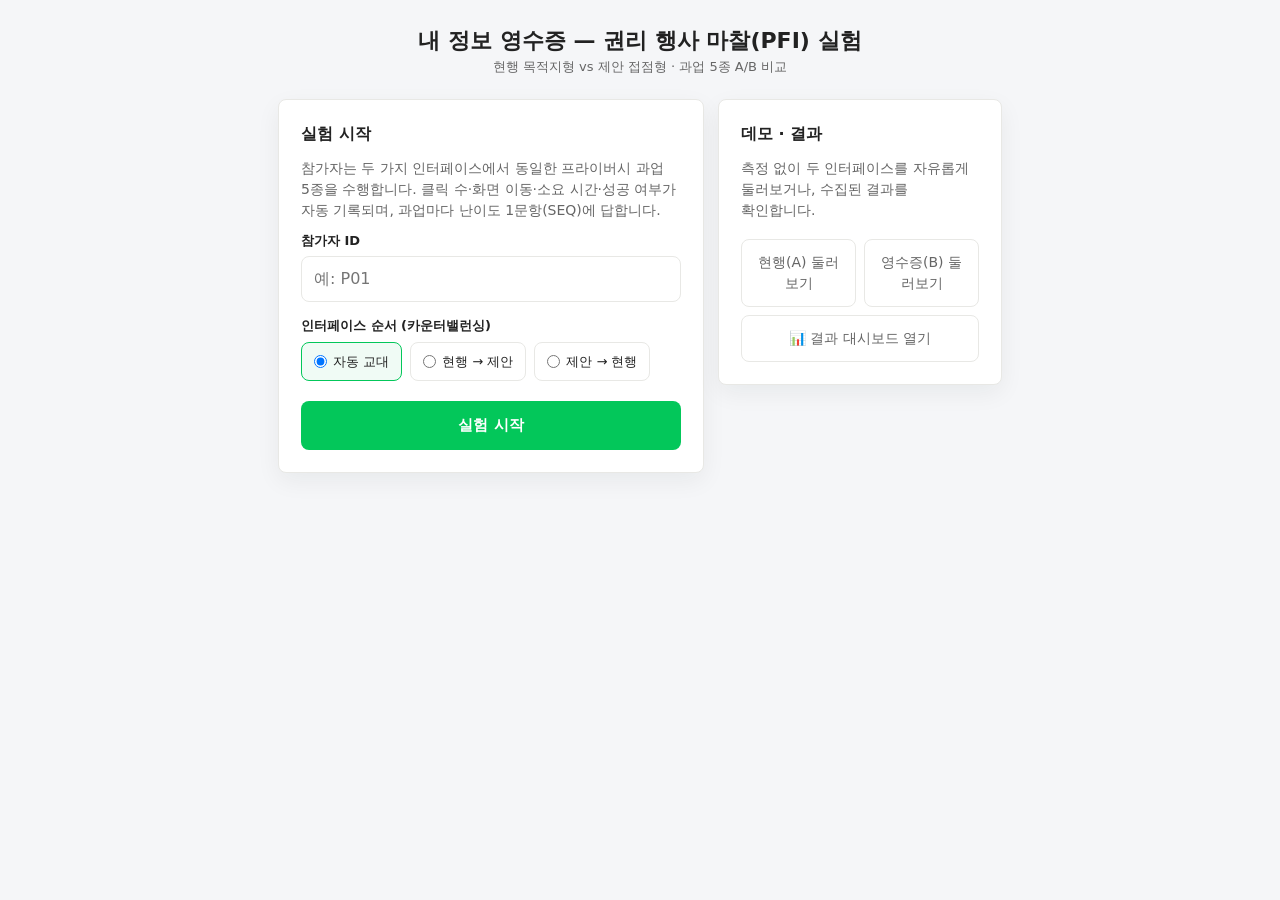
<file: index.html>
<!DOCTYPE html>
<html lang="ko">
<head>
  <meta charset="UTF-8" />
  <meta name="viewport" content="width=device-width, initial-scale=1.0" />
  <title>내 정보 영수증 — PFI 실험</title>
  <link rel="icon" href="data:image/svg+xml,%3Csvg xmlns='http://www.w3.org/2000/svg' viewBox='0 0 100 100'%3E%3Ctext y='.9em' font-size='90'%3E%F0%9F%A7%BE%3C/text%3E%3C/svg%3E" />
  <link rel="stylesheet" href="css/style.css" />
</head>
<body>
  <div class="wrap">
    <div class="exp-head">
      <h1>내 정보 영수증 — 권리 행사 마찰(PFI) 실험</h1>
      <div class="sub">현행 목적지형 vs 제안 접점형 · 과업 5종 A/B 비교</div>
    </div>

    <!-- 1. 설정 -->
    <div id="screen-setup">
      <div class="panel">
        <h2>실험 시작</h2>
        <p>참가자는 두 가지 인터페이스에서 동일한 프라이버시 과업 5종을 수행합니다.
        클릭 수·화면 이동·소요 시간·성공 여부가 자동 기록되며, 과업마다 난이도 1문항(SEQ)에 답합니다.</p>
        <div class="field">
          <label for="pid">참가자 ID</label>
          <input type="text" id="pid" placeholder="예: P01" autocomplete="off" />
        </div>
        <div class="field">
          <label>인터페이스 순서 (카운터밸런싱)</label>
          <div class="radio-row">
            <label><input type="radio" name="order" value="auto" checked /> 자동 교대</label>
            <label><input type="radio" name="order" value="AB" /> 현행 → 제안</label>
            <label><input type="radio" name="order" value="BA" /> 제안 → 현행</label>
          </div>
        </div>
        <button class="primary-btn" id="btn-start">실험 시작</button>
      </div>
      <div class="panel">
        <h2>데모 · 결과</h2>
        <p>측정 없이 두 인터페이스를 자유롭게 둘러보거나, 수집된 결과를 확인합니다.</p>
        <div class="demo-row">
          <button class="ghost-btn" id="btn-demo-a">현행(A) 둘러보기</button>
          <button class="ghost-btn" id="btn-demo-b">영수증(B) 둘러보기</button>
        </div>
        <a class="ghost-btn" href="results.html">📊 결과 대시보드 열기</a>
      </div>
    </div>

    <!-- 2. 과업 안내 -->
    <div id="screen-briefing" class="hidden">
      <div class="panel">
        <p id="briefing-progress" class="task-progress"></p>
        <h2 id="briefing-title"></h2>
        <p id="briefing-text"></p>
        <p id="briefing-switch" class="hidden"><b>이번에는 다른 인터페이스로 같은 유형의 과업을 수행합니다.</b></p>
        <button class="primary-btn" id="btn-begin-task">과업 시작</button>
      </div>
    </div>

    <!-- 3. 시뮬레이션 -->
    <div id="screen-sim" class="hidden">
      <div class="sim-shell">
        <div class="sim-side">
          <div class="exp-bar">
            <div>
              <div class="task-name" id="bar-task"></div>
              <div class="task-progress" id="bar-progress"></div>
            </div>
            <div class="exp-actions">
              <span class="timer" id="bar-timer"></span>
              <button class="giveup-btn" id="btn-giveup">과업 포기</button>
            </div>
          </div>
          <div class="instruction-box" id="sim-instruction"></div>
        </div>
        <div class="phone-stage">
          <div class="phone"><div id="sim-root"></div></div>
        </div>
      </div>
    </div>

    <!-- 4. SEQ -->
    <div id="screen-seq" class="hidden">
      <div class="panel">
        <div class="result-banner">
          <div class="big" id="seq-icon"></div>
          <h2 id="seq-result"></h2>
        </div>
        <p style="text-align:center;">방금 수행한 과업은 전반적으로 얼마나 어려웠습니까?</p>
        <div class="seq-scale" id="seq-scale"></div>
        <div class="seq-ends"><span>1 · 매우 쉬웠다</span><span>7 · 매우 어려웠다</span></div>
      </div>
    </div>

    <!-- 5. 완료 -->
    <div id="screen-done" class="hidden">
      <div class="panel" style="text-align:center;">
        <div class="result-banner"><div class="big">🎉</div><h2>모든 과업이 끝났습니다</h2></div>
        <p>결과가 이 브라우저에 저장되었습니다. 수고하셨습니다!</p>
        <a class="primary-btn" style="text-decoration:none;" href="results.html">📊 결과 대시보드 보기</a>
        <button class="ghost-btn" id="btn-restart">처음 화면으로</button>
      </div>
    </div>
  </div>

  <script type="module" src="js/app.js"></script>
</body>
</html>
</file>
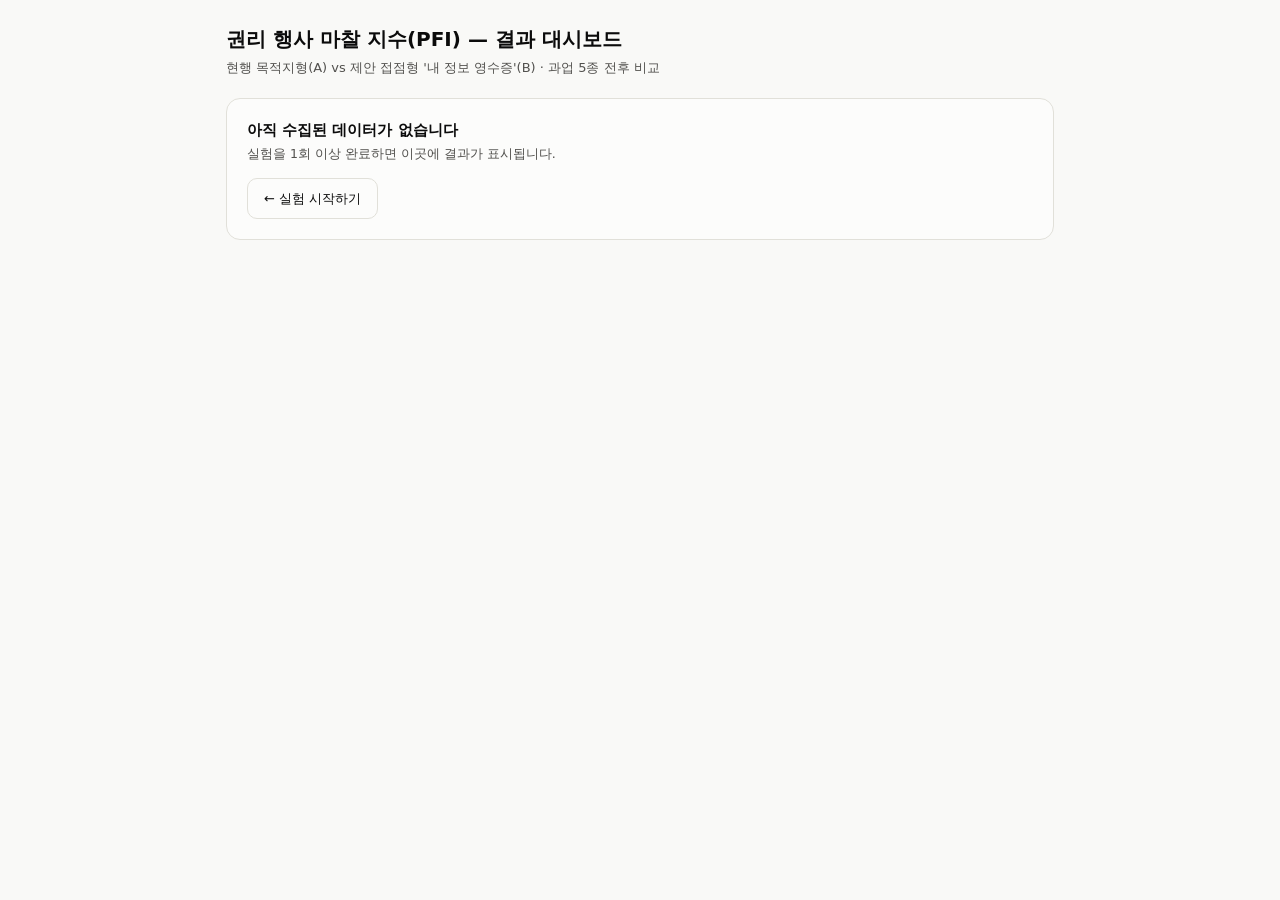
<file: results.html>
<!DOCTYPE html>
<html lang="ko">
<head>
  <meta charset="UTF-8" />
  <meta name="viewport" content="width=device-width, initial-scale=1.0" />
  <title>PFI 결과 대시보드 — 내 정보 영수증</title>
  <link rel="icon" href="data:image/svg+xml,%3Csvg xmlns='http://www.w3.org/2000/svg' viewBox='0 0 100 100'%3E%3Ctext y='.9em' font-size='90'%3E%F0%9F%A7%BE%3C/text%3E%3C/svg%3E" />
  <link rel="stylesheet" href="css/style.css" />
</head>
<body class="dash-body">
  <div class="dash">
    <h1>권리 행사 마찰 지수(PFI) — 결과 대시보드</h1>
    <p class="sub">현행 목적지형(A) vs 제안 접점형 '내 정보 영수증'(B) · 과업 5종 전후 비교</p>

    <div id="empty" class="hidden">
      <section>
        <h2>아직 수집된 데이터가 없습니다</h2>
        <p class="sec-desc">실험을 1회 이상 완료하면 이곳에 결과가 표시됩니다.</p>
        <div class="btn-row"><a href="index.html">← 실험 시작하기</a></div>
      </section>
    </div>

    <div id="content" class="hidden">
      <section>
        <h2>요약</h2>
        <p class="sec-desc" id="summary-desc"></p>
        <div class="stat-row" id="stat-row"></div>
      </section>

      <section>
        <h2>과업별 PFI 비교</h2>
        <p class="sec-desc">PFI 0~100, 낮을수록 권리 행사가 쉽다. 제안서 4.3절 KPI: 현행 대비 50% 이상 감소.</p>
        <div class="legend">
          <span><span class="key a"></span>A · 현행 목적지형</span>
          <span><span class="key b"></span>B · 제안 접점형</span>
        </div>
        <div id="pfi-bars"></div>
      </section>

      <section>
        <h2>과업 × 조건 지표</h2>
        <p class="sec-desc">그룹 평균. 클릭·뎁스·시간은 낮을수록, 성공률은 높을수록 좋다.</p>
        <div class="table-scroll">
          <table id="group-table"></table>
        </div>
      </section>

      <section>
        <h2>시행 상세</h2>
        <p class="sec-desc">참가자별 개별 시행 기록.</p>
        <div class="table-scroll">
          <table id="trial-table"></table>
        </div>
      </section>

      <section>
        <h2>데이터</h2>
        <p class="sec-desc">이 브라우저(localStorage)에 저장된 원자료를 내려받거나 초기화합니다.</p>
        <div class="btn-row">
          <button id="btn-csv-trials">CSV — 시행 지표</button>
          <button id="btn-csv-events">CSV — 이벤트 로그</button>
          <button id="btn-json">JSON — 전체 원자료</button>
          <a href="index.html">← 실험으로</a>
          <button id="btn-clear" class="danger">데이터 초기화</button>
        </div>
      </section>
    </div>
  </div>

  <script type="module" src="js/results.js"></script>
</body>
</html>
</file>
<file: css/style.css>
/* ==========================================================================
   내 정보 영수증 — PFI A/B 비교 실험
   1) 실험 러너 크롬  2) 시뮬레이션 폰 프레임  3) 결과 대시보드
   ========================================================================== */

* { margin: 0; padding: 0; box-sizing: border-box; }

:root {
  --naver: #03c75a;
  --naver-dark: #02a94d;
  --ink: #222;
  --ink-2: #666;
  --ink-3: #999;
  --line: #e8e8e5;
  --line-strong: #d8dad7;
  --bg: #f5f6f8;
  --surface-alt: #fbfcfb;
  --card: #fff;
  --danger: #e5503c;
  --shadow-sm: 0 8px 24px rgba(24, 32, 40, 0.06);
  --shadow-md: 0 18px 45px rgba(24, 32, 40, 0.12);
}

body {
  font-family: system-ui, -apple-system, 'Segoe UI', 'Apple SD Gothic Neo', 'Malgun Gothic', sans-serif;
  background: var(--bg);
  color: var(--ink);
  line-height: 1.5;
}

button { font: inherit; cursor: pointer; border: none; background: none; color: inherit; }
small { display: block; color: var(--ink-3); font-size: 12px; font-weight: 400; }
.panel p, .instruction-box, .muted-note, .prod-name, .ad-sub, .ai-a,
.sheet-sub, .sig-preview, .sheet-footer small, .explain-panel {
  word-break: keep-all;
}

/* ---------- 실험 러너 레이아웃 ---------- */

.wrap { max-width: 760px; margin: 0 auto; padding: 24px 18px 56px; }
.hidden { display: none !important; }

.exp-head { text-align: center; margin-bottom: 22px; }
.exp-head h1 { font-size: 22px; letter-spacing: 0; }
.exp-head .sub { color: var(--ink-2); font-size: 13px; }

#screen-setup {
  display: grid; grid-template-columns: minmax(0, 1.2fr) minmax(260px, 0.8fr);
  gap: 14px; align-items: start;
}
#screen-setup .panel { margin-bottom: 0; }

.panel {
  background: var(--card); border: 1px solid var(--line); border-radius: 8px;
  padding: 22px; margin-bottom: 14px; box-shadow: var(--shadow-sm);
}
.panel h2 { font-size: 16px; margin-bottom: 12px; }
.panel p { font-size: 14px; color: var(--ink-2); margin-bottom: 10px; }

.field { margin-bottom: 14px; }
.field label { display: block; font-size: 13px; font-weight: 600; margin-bottom: 6px; }
.field input[type='text'] {
  width: 100%; padding: 10px 12px; border: 1px solid var(--line); border-radius: 8px;
  font: inherit;
}
.radio-row { display: flex; gap: 8px; flex-wrap: wrap; }
.radio-row label {
  display: flex; align-items: center; gap: 6px; font-size: 13px; font-weight: 400;
  border: 1px solid var(--line); border-radius: 8px; padding: 9px 12px; cursor: pointer;
  background: #fff;
}
.radio-row label:has(input:checked) { border-color: var(--naver); background: #f0fbf5; }

.primary-btn {
  display: block; width: 100%; padding: 13px; border-radius: 8px;
  background: var(--naver); color: #fff; font-weight: 700; font-size: 15px;
  min-height: 48px;
}
.primary-btn:hover { background: var(--naver-dark); }
.ghost-btn {
  display: block; width: 100%; padding: 12px; border-radius: 8px; margin-top: 8px;
  border: 1px solid var(--line); color: var(--ink-2); font-size: 14px; text-align: center;
  text-decoration: none; background: #fff;
}
.demo-row { display: flex; gap: 8px; }
.demo-row .ghost-btn { flex: 1; }

body:has(#screen-sim:not(.hidden)) .wrap { max-width: 980px; }

/* 과업 진행 크롬 */
.sim-shell {
  display: grid; grid-template-columns: minmax(260px, 320px) minmax(360px, 420px);
  gap: 22px; align-items: start; justify-content: center;
}
.sim-side { position: sticky; top: 20px; }
.phone-stage { display: flex; justify-content: center; min-width: 0; }
.exp-bar {
  background: #202124; color: #fff; border-radius: 8px;
  padding: 16px; margin-bottom: 12px;
  display: flex; flex-direction: column; align-items: stretch; gap: 14px;
  box-shadow: var(--shadow-sm);
}
.exp-bar .task-name { font-size: 14px; font-weight: 700; }
.exp-bar .task-progress { font-size: 12px; color: #c9c9c9; margin-top: 2px; }
.exp-actions { display: flex; align-items: center; justify-content: space-between; gap: 10px; }
.exp-bar .timer { font-variant-numeric: tabular-nums; font-size: 14px; font-weight: 700; }
.exp-bar .timer.low { color: #ff8a80; }
.giveup-btn {
  border: 1px solid #555; border-radius: 8px; padding: 7px 11px; font-size: 12px; color: #ddd;
  min-width: 82px;
}

.instruction-box {
  background: #fffdf3; border: 1px solid #eee2a7; border-left: 4px solid #e5b73b;
  border-radius: 8px; padding: 14px 15px; font-size: 13px; margin-bottom: 12px;
  box-shadow: var(--shadow-sm);
}
.instruction-box b { display: block; margin-bottom: 2px; }

/* SEQ */
.seq-scale { display: flex; gap: 6px; margin: 16px 0; }
.seq-scale button {
  flex: 1; aspect-ratio: 1; border: 1px solid var(--line); border-radius: 10px;
  font-weight: 700; font-size: 15px; background: var(--card);
}
.seq-scale button:hover { border-color: var(--naver); background: #f0fbf5; }
.seq-ends { display: flex; justify-content: space-between; font-size: 12px; color: var(--ink-3); }

.result-banner { text-align: center; padding: 8px 0 4px; }
.result-banner .big { font-size: 40px; }
.result-banner h2 { font-size: 17px; margin: 6px 0 2px; }

/* ---------- 시뮬레이션 폰 프레임 ---------- */

.phone {
  position: relative; background: #fff; border: 1px solid var(--line-strong); border-radius: 24px;
  overflow: hidden; width: min(100%, 420px); height: 640px; box-shadow: var(--shadow-md);
  display: flex; flex-direction: column;
}
#sim-root { position: relative; flex: 1; display: flex; flex-direction: column; overflow: hidden; }

.sim-header {
  display: flex; align-items: center; gap: 4px; padding: 10px 12px;
  border-bottom: 1px solid var(--line); background: #fff; flex-shrink: 0;
}
.sim-back { font-size: 24px; line-height: 1; padding: 0 8px 2px 4px; color: var(--ink); }
.sim-title { font-size: 15px; font-weight: 700; }

.sim-screen { flex: 1; overflow-y: auto; background: #f3f5f4; }

/* 피드 */
.feed { padding: 14px 14px 76px; display: flex; flex-direction: column; gap: 12px; }
.searchbar {
  display: flex; align-items: center; gap: 10px; background: #fff;
  border: 2px solid var(--naver); border-radius: 24px; padding: 10px 16px;
  box-shadow: 0 4px 12px rgba(3, 199, 90, 0.08);
}
.n-logo { color: var(--naver); font-weight: 900; font-size: 18px; }
.search-hint { color: var(--ink-3); font-size: 13px; flex: 1; }

.card {
  position: relative; background: var(--card); border: 1px solid var(--line);
  border-radius: 8px; padding: 15px; box-shadow: 0 3px 12px rgba(20, 28, 36, 0.04);
}
.card-tag { font-size: 11px; font-weight: 800; color: var(--ink-3); margin-bottom: 8px; letter-spacing: 0; }
.ai-tag { color: #7a5af5; }
.card.muted { background: #fafaf8; }
.muted-note { font-size: 12.5px; color: var(--ink-3); padding: 4px 0; }
.muted-note.in-ai { margin-top: 8px; color: #2b8a4b; }

.prod { display: flex; gap: 10px; align-items: center; padding: 7px 0; }
.prod + .prod { border-top: 1px solid var(--line); }
.thumb {
  width: 44px; height: 44px; border-radius: 8px; background: var(--bg);
  display: flex; align-items: center; justify-content: center; font-size: 20px; flex-shrink: 0;
}
.thumb.sm { width: 30px; height: 30px; font-size: 14px; border-radius: 8px; }
.prod-name { font-size: 13.5px; font-weight: 600; }
.prod-price { font-size: 13px; color: var(--danger); font-weight: 700; }
.prod-price .free { color: var(--ink-3); font-weight: 400; font-size: 11px; }

.ad-body { font-size: 14px; }
.ad-sub { color: var(--ink-2); font-size: 12.5px; }

.ai-q { font-size: 13px; font-weight: 700; margin-bottom: 6px; }
.ai-a {
  font-size: 13px; color: var(--ink-2); background: #f7f5ff; border-radius: 8px;
  padding: 11px 12px; border: 1px solid #ebe6ff;
}

.recent-row { display: flex; gap: 8px; overflow-x: auto; }
.recent-chip {
  display: flex; align-items: center; gap: 6px; font-size: 12px; white-space: nowrap;
  border: 1px solid var(--line); border-radius: 10px; padding: 6px 10px; background: #fff;
}

.tabbar {
  position: absolute; bottom: 0; left: 0; right: 0; display: flex;
  background: #fff; border-top: 1px solid var(--line);
}
.tab { flex: 1; padding: 12px 0 14px; font-size: 12px; color: var(--ink-2); }
.tab.active { color: var(--naver); font-weight: 700; }

/* 영수증 진입 버튼 — 카드 하단 전체 너비로 상시 노출(제안서 3.2절 0클릭: 발견가능성).
   작은 회색 코너 아이콘 대신 색이 있는 라벨 버튼을 써서, 있는지도 몰랐다는 문제를 없앤다. */
.receipt-btn {
  display: flex; align-items: center; gap: 8px; width: 100%;
  margin-top: 12px; padding: 10px 11px; border: 1px solid #cdeedc; border-radius: 8px;
  background: #f0fbf5; font-size: 13px; font-weight: 800; color: var(--naver-dark);
  text-align: left; min-height: 44px;
}
.receipt-btn:hover { color: var(--naver); background: #e7f8ef; border-color: #b9e7cf; }
.receipt-btn .r-badge {
  display: inline-flex; align-items: center; justify-content: center;
  width: 24px; height: 24px; border-radius: 50%; background: #fff;
  border: 1px solid #d8f0e3; font-size: 13px; flex-shrink: 0;
}
.receipt-btn .r-chev { margin-left: auto; color: var(--naver-dark); font-weight: 800; }

/* 메뉴/설정 화면 */
.menu-list { list-style: none; background: #fff; }
.menu-list li { border-bottom: 1px solid var(--line); }
.menu-item {
  width: 100%; display: flex; justify-content: space-between; align-items: center;
  padding: 14px 16px; font-size: 14px; text-align: left;
}
.menu-item:hover { background: #fafaf8; }
.chev { color: var(--ink-3); }
.setting-page { background: #fff; min-height: 100%; }
.setting-desc { font-size: 13px; color: var(--ink-2); padding: 14px 16px 6px; }
.setting-row {
  display: flex; justify-content: space-between; align-items: center; gap: 12px;
  padding: 14px 16px; border-bottom: 1px solid var(--line); font-size: 14px;
}
.kw-row {
  display: flex; justify-content: space-between; align-items: center;
  padding: 13px 16px; font-size: 14px;
}
.kw-del { color: var(--danger); font-size: 13px; border: 1px solid var(--line); border-radius: 8px; padding: 4px 10px; }
.edit-bar {
  display: flex; justify-content: space-between; align-items: center;
  padding: 12px 16px; font-size: 13px; color: var(--ink-2); border-bottom: 1px solid var(--line);
}
.txt-btn { color: var(--ink); font-size: 13px; font-weight: 600; }
.txt-btn.danger { color: var(--danger); }
.empty { text-align: center; color: var(--ink-3); font-size: 13px; padding: 40px 0; }
.stub { padding: 48px 20px; text-align: center; color: var(--ink-2); font-size: 14px; font-weight: 600; }
.stub-icon { font-size: 34px; margin-bottom: 10px; }
.stub-sub { font-size: 12px; color: var(--ink-3); margin-top: 6px; font-weight: 400; }
.shop-banner {
  margin: 12px 16px; padding: 22px 16px; border-radius: 12px; background: #eaf9f0;
  font-weight: 700; font-size: 15px;
}

/* 토글 — 켜기/끄기 동일 크기·대비 (대칭성 원칙 3.4절) */
.toggle {
  position: relative; width: 46px; height: 26px; border-radius: 13px;
  background: #ccc; transition: background 0.15s; flex-shrink: 0;
}
.toggle::after {
  content: ''; position: absolute; top: 3px; left: 3px; width: 20px; height: 20px;
  border-radius: 50%; background: #fff; transition: left 0.15s;
  box-shadow: 0 1px 3px rgba(0, 0, 0, 0.25);
}
.toggle.on { background: var(--naver); }
.toggle.on::after { left: 23px; }

/* 이용내역 */
.usage { background: #fff; min-height: 100%; padding: 14px 16px; }
.usage-sec { margin-bottom: 20px; }
.usage-sec h3 { font-size: 13px; color: var(--ink-2); margin-bottom: 8px; }
.usage-sec ul { list-style: none; }
.hist-item {
  display: flex; align-items: center; gap: 8px; font-size: 13px;
  padding: 9px 0; border-bottom: 1px solid var(--line);
}
.hist-item b { margin-left: auto; font-size: 12px; }
.st-on { color: var(--naver-dark); }
.st-off { color: var(--ink-3); }
.dot { width: 8px; height: 8px; border-radius: 50%; flex-shrink: 0; }
.dot.on { background: var(--naver); }
.dot.off { background: #ccc; }
.hist-item.log { display: block; }
.hist-when { display: block; font-size: 11px; color: var(--ink-3); }

/* ---------- 오버레이: 바텀시트 / 모달 / 스낵바 ---------- */

.sim-overlays { position: absolute; inset: 0; pointer-events: none; z-index: 10; }
.sim-overlays > * { pointer-events: auto; }
.sim-sheet-wrap { position: absolute; inset: 0; }
.sheet-dim { position: absolute; inset: 0; background: rgba(0, 0, 0, 0.35); }
.sim-sheet {
  position: absolute; left: 0; right: 0; bottom: 0; background: #fff;
  border-radius: 18px 18px 0 0; padding: 18px 16px 20px; max-height: 82%;
  overflow-y: auto; box-shadow: 0 -16px 38px rgba(0, 0, 0, 0.16);
}
.sim-sheet.enter { animation: sheet-up 0.18s ease-out; }
@keyframes sheet-up { from { transform: translateY(30%); opacity: 0.5; } to { transform: none; opacity: 1; } }
.sheet-head { display: flex; justify-content: space-between; align-items: center; font-size: 16px; }
.sheet-close {
  display: flex; align-items: center; justify-content: center;
  width: 36px; height: 36px; margin: -6px -8px -6px 0; border-radius: 50%;
  font-size: 16px; color: var(--ink-2);
}
.sheet-close:hover { background: var(--bg); }
.sheet-sub { font-size: 12.5px; color: var(--ink-2); margin: 3px 0 12px; }
/* 신호 행 — 카드 배경으로 구획을 분리하고, ON/OFF 상태 뱃지를 텍스트로 명시해
   토글을 굳이 눈으로 해석하지 않아도 현재 상태를 바로 읽을 수 있게 한다.
   행 전체가 토글 터치 영역이다. */
.sig-row {
  display: flex; justify-content: space-between; align-items: center; gap: 12px;
  padding: 13px 12px; margin-bottom: 9px; border-radius: 8px; background: var(--surface-alt);
  border: 1px solid var(--line);
  cursor: pointer;
}
.sig-row:hover { background: #f3f7f5; border-color: #d5ecde; }
.sig-info { min-width: 0; flex: 1; }
.sig-top { display: flex; align-items: center; gap: 7px; flex-wrap: wrap; }
.sig-label { font-size: 13.5px; font-weight: 800; line-height: 1.35; }
.sig-state { font-size: 10.5px; font-weight: 700; padding: 2px 8px; border-radius: 8px; }
.sig-state.on { background: #eafaf1; color: var(--naver-dark); }
.sig-state.off { background: #ececea; color: var(--ink-3); }
.sig-preview { margin-top: 4px; line-height: 1.4; }
.sheet-divider { height: 6px; }
.sheet-action-btn {
  display: block; width: 100%; margin-top: 4px; padding: 13px; border-radius: 8px;
  border: 1px solid var(--danger); color: var(--danger); font-weight: 700; font-size: 14px;
}
.sheet-done { font-size: 13px; color: #2b8a4b; padding: 12px 0 2px; text-align: center; }
.sheet-footer {
  margin-top: 14px; padding-top: 12px; border-top: 1px solid var(--line);
  display: flex; flex-direction: column; gap: 10px;
}
/* 시트 안의 진입점(전체 이용내역·설명 요청)을 눈에 띄는 칩 버튼으로 — 텍스트 링크는
   바텀시트 안에서 놓치기 쉽다는 피드백을 반영해 배경·패딩을 준 배지 형태로 강화. */
.sheet-link {
  display: inline-flex; align-items: center; justify-content: center; gap: 4px; align-self: stretch;
  font-size: 13px; font-weight: 700; color: var(--naver-dark);
  background: #eafaf1; border-radius: 8px; padding: 11px 16px;
}
.sheet-link:hover { background: #dcf4e6; }
.sheet-link.explain { background: var(--bg); color: var(--ink-2); margin: 6px 0 2px; }
.explain-panel {
  font-size: 12.5px; color: var(--ink-2); background: var(--bg);
  border-radius: 8px; padding: 10px 12px; margin-top: 8px;
}

.sim-modal-dim { position: absolute; inset: 0; background: rgba(0, 0, 0, 0.35); }
.sim-modal {
  position: absolute; left: 24px; right: 24px; top: 50%; transform: translateY(-50%);
  background: #fff; border-radius: 8px; padding: 20px 18px; font-size: 14px;
  text-align: center;
}
.modal-btns { display: flex; gap: 8px; margin-top: 16px; }
.modal-btns button { flex: 1; padding: 11px; border-radius: 8px; font-weight: 600; font-size: 14px; }
.modal-keep { background: var(--naver); color: #fff; }   /* 현행: 유지가 시각적으로 우세 */
.modal-do { background: var(--bg); color: var(--ink-2); }

/* 스낵바 — 하단 탭바(약 48px) 위에 띄워 탭 터치를 가리지 않는다 */
.sim-snackbar {
  position: absolute; left: 16px; right: 16px; bottom: 64px; z-index: 20;
  background: rgba(34, 34, 34, 0.95); color: #fff; border-radius: 8px;
  padding: 12px 16px; font-size: 13px;
  display: flex; justify-content: space-between; align-items: center;
  animation: snack-up 0.15s ease-out;
}
@keyframes snack-up { from { transform: translateY(10px); opacity: 0; } to { transform: none; opacity: 1; } }
.sim-snackbar button { color: #6db9ff; font-weight: 700; font-size: 13px; padding: 4px 6px; margin: -4px -6px; }

/* 동작하지 않는 데모 요소 안내 토스트 — 터치를 가로채지 않는다 */
.sim-deadhint {
  position: absolute; left: 50%; bottom: 110px; transform: translateX(-50%);
  z-index: 25; pointer-events: none; white-space: nowrap;
  background: rgba(80, 80, 80, 0.92); color: #fff; border-radius: 16px;
  padding: 7px 14px; font-size: 12px;
  animation: snack-up 0.15s ease-out;
}

/* ---------- 결과 대시보드 ---------- */

.dash {
  --surface-1: #fcfcfb;
  --text-primary: #0b0b0b;
  --text-secondary: #52514e;
  --text-muted: #898781;
  --grid-line: #e1e0d9;
  --series-a: #2a78d6; /* 조건 A 현행 — categorical slot 1 */
  --series-b: #1baf7a; /* 조건 B 제안 — categorical slot 2 */
  --delta-good: #006300;
  max-width: 860px; margin: 0 auto; padding: 24px 16px 60px;
  color: var(--text-primary);
}
@media (prefers-color-scheme: dark) {
  .dash {
    --surface-1: #1a1a19;
    --text-primary: #ffffff;
    --text-secondary: #c3c2b7;
    --text-muted: #898781;
    --grid-line: #2c2c2a;
    --series-a: #3987e5;
    --series-b: #199e70;
    --delta-good: #0ca30c;
  }
  body.dash-body { background: #0d0d0d; }
}
body.dash-body { background: #f9f9f7; }

.dash h1 { font-size: 20px; margin-bottom: 4px; }
.dash .sub { color: var(--text-secondary); font-size: 13px; margin-bottom: 20px; }
.dash section {
  background: var(--surface-1); border: 1px solid var(--grid-line);
  border-radius: 14px; padding: 20px; margin-bottom: 16px;
}
.dash h2 { font-size: 15px; margin-bottom: 4px; }
.dash .sec-desc { font-size: 12.5px; color: var(--text-secondary); margin-bottom: 14px; }

.stat-row { display: flex; gap: 12px; flex-wrap: wrap; }
.stat-tile { flex: 1; min-width: 140px; padding: 4px 8px; }
.stat-tile .stat-label { font-size: 12px; color: var(--text-secondary); }
.stat-tile .stat-value { font-size: 28px; font-weight: 700; }
.stat-tile .stat-note { font-size: 11.5px; color: var(--text-muted); }
.stat-value .good { color: var(--delta-good); }

.legend { display: flex; gap: 16px; font-size: 12.5px; color: var(--text-secondary); margin-bottom: 12px; }
.legend .key { display: inline-block; width: 10px; height: 10px; border-radius: 3px; margin-right: 6px; }
.key.a { background: var(--series-a); }
.key.b { background: var(--series-b); }

.bar-group { margin-bottom: 14px; }
.bar-group .bar-title { font-size: 13px; font-weight: 600; margin-bottom: 5px; }
.bar-row { display: flex; align-items: center; gap: 8px; margin-bottom: 2px; }
.bar-track { flex: 1; height: 14px; position: relative; }
.bar-fill {
  height: 100%; border-radius: 0 4px 4px 0; min-width: 2px;
  transition: width 0.3s ease;
}
.bar-fill.a { background: var(--series-a); }
.bar-fill.b { background: var(--series-b); }
.bar-val {
  width: 88px; font-size: 12px; font-variant-numeric: tabular-nums;
  color: var(--text-secondary); flex-shrink: 0;
}
.bar-cond { width: 14px; font-size: 11px; color: var(--text-muted); flex-shrink: 0; }

.dash table { width: 100%; border-collapse: collapse; font-size: 12.5px; }
.dash th, .dash td {
  padding: 8px 10px; text-align: right; border-bottom: 1px solid var(--grid-line);
  font-variant-numeric: tabular-nums;
}
.dash th { color: var(--text-secondary); font-weight: 600; font-size: 11.5px; }
.dash th:first-child, .dash td:first-child { text-align: left; }
.dash td.delta { color: var(--delta-good); font-weight: 700; }
.dash .table-scroll { overflow-x: auto; }

.dash .btn-row { display: flex; gap: 8px; flex-wrap: wrap; }
.dash .btn-row button, .dash .btn-row a {
  padding: 10px 16px; border-radius: 10px; border: 1px solid var(--grid-line);
  font-size: 13px; color: var(--text-primary); text-decoration: none; background: none;
}
.dash .btn-row .danger { color: #d03b3b; border-color: #d03b3b55; }
.dash .empty-note { color: var(--text-muted); font-size: 13px; padding: 12px 0; }

.viz-tooltip {
  position: fixed; z-index: 50; pointer-events: none;
  background: var(--surface-1, #fff); border: 1px solid var(--grid-line, #ddd);
  border-radius: 8px; padding: 8px 10px; font-size: 12px;
  box-shadow: 0 4px 14px rgba(0, 0, 0, 0.15); max-width: 260px;
}

@media (max-width: 860px) {
  body:has(#screen-sim:not(.hidden)) .wrap { max-width: 520px; }
  .sim-shell { grid-template-columns: 1fr; gap: 14px; }
  .sim-side { position: static; }
  .phone { margin: 0 auto; }
}

@media (max-width: 720px) {
  .wrap { max-width: 520px; }
  #screen-setup { grid-template-columns: 1fr; }
}

@media (max-width: 560px) {
  .wrap { padding: 14px 10px 40px; }
  .exp-head h1 { font-size: 20px; }
  .demo-row { flex-direction: column; gap: 0; }
  .exp-bar { padding: 14px; }
  .phone { height: 600px; border-radius: 18px; }
  .feed { padding: 12px 12px 74px; }
  .card { padding: 13px; }
  .receipt-btn { font-size: 12.5px; }
  .sim-sheet { padding: 16px 14px 18px; }
  .sig-row { gap: 10px; padding: 12px 10px; }
  .toggle { width: 44px; height: 26px; }
}
</file>
